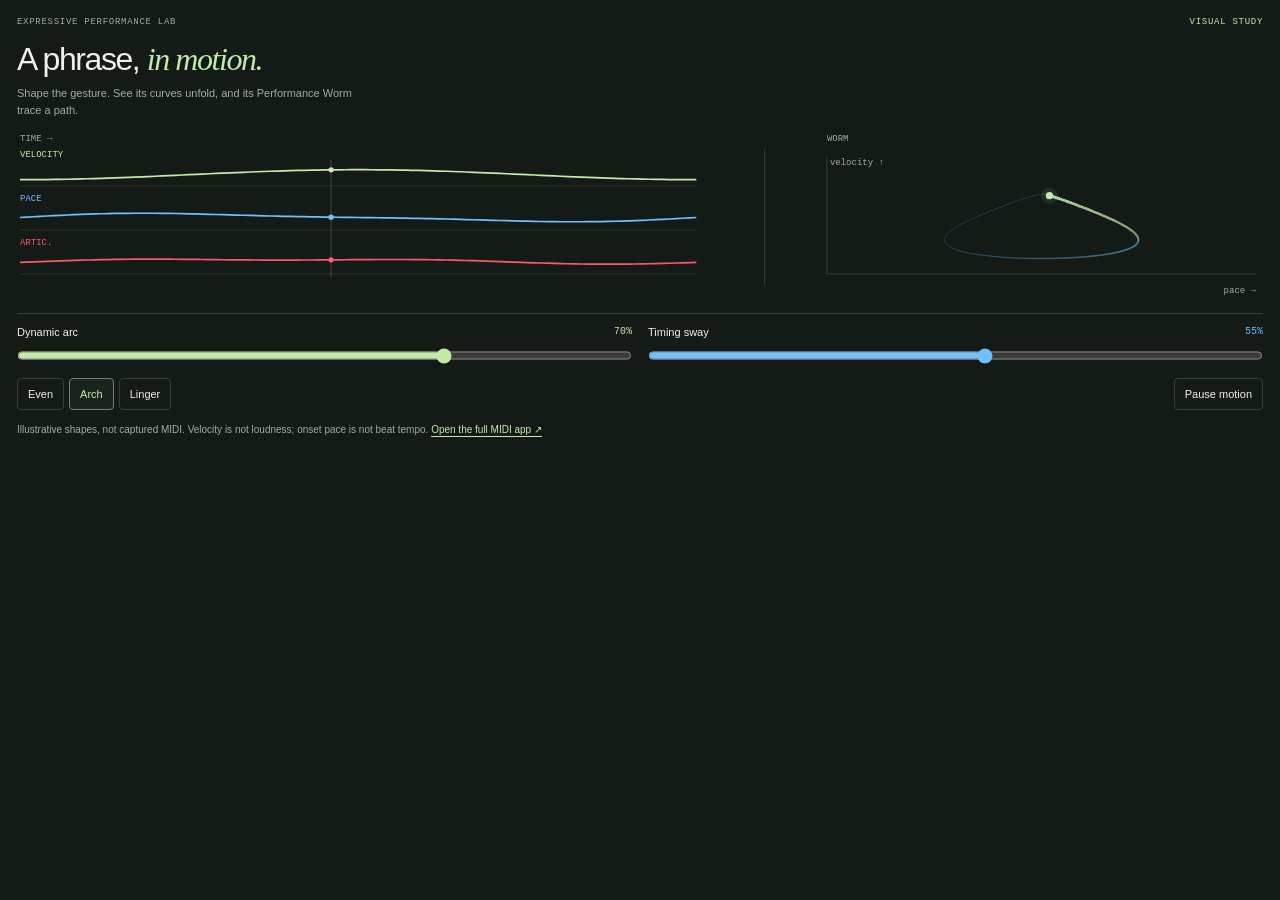
<file: portal/index.html>
<!doctype html>
<html lang="en">
<head>
<meta charset="utf-8">
<meta name="viewport" content="width=device-width,initial-scale=1">
<meta name="color-scheme" content="dark">
<title>Expressive Performance Lab — a phrase, in motion</title>
<style>
:root{color-scheme:dark;--bg:#141b16;--ink:#f1f0e9;--muted:#a4aba5;--line:#354039;--green:#c2ebaa;--blue:#70bfff;--red:#ff5768;font-family:Arial,Helvetica,sans-serif}
*{box-sizing:border-box}body{margin:0;padding:17px;background:var(--bg);color:var(--ink)}header{display:flex;justify-content:space-between;gap:10px;font:9px 'Courier New',monospace;letter-spacing:.08em;color:var(--muted)}header span:last-child{color:var(--green);white-space:nowrap}h1{font-size:clamp(23px,5.8vw,32px);font-weight:400;letter-spacing:-.045em;line-height:1.1;margin:15px 0 8px}h1 em{font-family:Georgia,serif;color:var(--green);font-weight:400}.intro{color:var(--muted);font-size:11px;line-height:1.5;margin:0;max-width:55ch}figure{margin:12px 0 9px}canvas{display:block;width:100%;height:174px}.controls{display:grid;grid-template-columns:1fr 1fr;gap:16px;padding-top:12px;border-top:1px solid var(--line)}label{display:block;min-width:0;font-size:11px}label>span{display:flex;justify-content:space-between;gap:8px}output{font:10px 'Courier New',monospace;color:var(--green)}label:last-child output{color:var(--blue)}input{display:block;width:100%;height:27px;margin:4px 0 0;accent-color:var(--green);cursor:pointer}#sway{accent-color:var(--blue)}footer{display:flex;flex-wrap:wrap;justify-content:space-between;align-items:center;gap:8px;margin-top:9px}button{font:11px Arial,sans-serif;color:var(--ink);border:1px solid var(--line);background:transparent;padding:8px 10px;border-radius:4px;cursor:pointer;min-height:32px}button:hover{border-color:var(--muted)}button[aria-pressed=true].preset{color:var(--green);border-color:#73846d;background:#c2ebaa0a}button:focus-visible,input:focus-visible,a:focus-visible{outline:2px solid var(--green);outline-offset:3px}.presets{display:flex;gap:5px}.note{margin:12px 0 0;font-size:10px;line-height:1.6;color:var(--muted)}.note a{color:var(--green);text-underline-offset:3px}.sr-only{position:absolute;width:1px;height:1px;padding:0;margin:-1px;overflow:hidden;clip-path:inset(50%);white-space:nowrap;border:0}@media(max-width:330px){body{padding:13px}header{font-size:8px}.controls{gap:12px}button{padding:8px}.intro{font-size:10px}}
</style>
</head>
<body>
<header><span>EXPRESSIVE PERFORMANCE LAB</span><span>VISUAL STUDY</span></header>
<h1>A phrase, <em>in motion.</em></h1>
<p class="intro">Shape the gesture. See its curves unfold, and its Performance Worm trace a path.</p>
<figure>
<canvas id="gesture" aria-hidden="true"></canvas>
<figcaption class="sr-only">Illustrative MIDI velocity, onset pace and articulation curves on the left. On the right, a Performance Worm plots onset pace horizontally against velocity vertically. These are synthetic shapes, not recorded measurements.</figcaption>
</figure>
<div class="controls">
<label for="arc"><span>Dynamic arc <output id="arc-value" for="arc">70%</output></span><input id="arc" type="range" min="0" max="100" step="1" value="70"></label>
<label for="sway"><span>Timing sway <output id="sway-value" for="sway">55%</output></span><input id="sway" type="range" min="0" max="100" step="1" value="55"></label>
</div>
<footer>
<div class="presets" role="group" aria-label="Illustrative phrase shapes">
<button class="preset" type="button" data-preset="even" aria-pressed="false">Even</button>
<button class="preset" type="button" data-preset="arch" aria-pressed="true">Arch</button>
<button class="preset" type="button" data-preset="linger" aria-pressed="false">Linger</button>
</div>
<button id="motion" type="button" aria-pressed="false">Enable motion</button>
</footer>
<p class="note">Illustrative shapes, not captured MIDI. Velocity is not loudness; onset pace is not beat tempo.<span id="standalone-link" hidden> <a href="../">Open the full MIDI app ↗</a></span></p>
<noscript><p class="note">This interactive sketch needs JavaScript. The full MIDI app is available at the project root.</p></noscript>
<script>
'use strict';
// Self-contained presentation only: no imports, storage, network, MIDI or audio.
const params=new URLSearchParams(location.search), token=params.get('prlToken');
const embedded=window.parent!==window;
const canvas=document.getElementById('gesture'), ctx=canvas.getContext('2d');
const arc=document.getElementById('arc'), sway=document.getElementById('sway');
const motionButton=document.getElementById('motion');
const reduced=matchMedia('(prefers-reduced-motion: reduce)');
const presets={even:[0,0],arch:[70,55],linger:[90,95]};
let width=300, position=.36, raf=0, last=0, inView=true;
let localMotion=!reduced.matches, parentActive=params.get('motion')!=='off', disposed=false;
const H=174, tau=Math.PI*2, colors=['#c2ebaa','#70bfff','#ff5768'];
const clamp=(n,a,b)=>Math.max(a,Math.min(b,n));
function sample(u){
  const a=Number(arc.value)/100, s=Number(sway.value)/100;
  // Normalized, periodic illustrative contours; NOT the app's analysis algorithm.
  return [.27+.53*a*(1-Math.cos(tau*u))/2,
    .5+s*(.25*Math.sin(tau*u)+.08*Math.sin(2*tau*u)),
    .52+.11*a*Math.sin(tau*u-.7)+.08*s*Math.sin(2*tau*u)];
}
function text(str,x,y,color='#a4aba5',align='left'){
  ctx.fillStyle=color;ctx.textAlign=align;ctx.font="9px 'Courier New',monospace";ctx.fillText(str,x,y);
}
function dot(x,y,r,color){ctx.fillStyle=color;ctx.beginPath();ctx.arc(x,y,r,0,tau);ctx.fill();}
function draw(){
  if(!ctx||disposed)return;
  ctx.clearRect(0,0,width,H);
  const x0=3, tw=Math.max(80,width*.55-9), wx=width*.65, ww=Math.max(45,width-wx-7);
  const top=27, wh=117;
  const point=u=>{const v=sample(u);return [wx+clamp((v[1]-.15)/.70,0,1)*ww,top+(1-clamp((v[0]-.18)/.68,0,1))*wh];};
  text('TIME →',x0,11);text('WORM',wx,11);
  ctx.strokeStyle='#354039';ctx.lineWidth=1;ctx.beginPath();
  ctx.moveTo(width*.60,19);ctx.lineTo(width*.60,155);
  ctx.moveTo(wx,top);ctx.lineTo(wx,top+wh);ctx.lineTo(wx+ww,top+wh);ctx.stroke();
  text('velocity ↑',wx+3,top+8);text('pace →',wx+ww,163,'#a4aba5','right');
  const labels=['VELOCITY','PACE','ARTIC.'];
  for(let j=0;j<3;j++){
    const row=27+j*44;
    text(labels[j],x0,row,colors[j]);
    ctx.strokeStyle='#354039';ctx.lineWidth=.7;ctx.beginPath();ctx.moveTo(x0,row+29);ctx.lineTo(x0+tw,row+29);ctx.stroke();
    ctx.strokeStyle=colors[j];ctx.lineWidth=1.7;ctx.beginPath();
    for(let i=0;i<=100;i++){const u=i/100,x=x0+tw*u,y=row+30-sample(u)[j]*27;i?ctx.lineTo(x,y):ctx.moveTo(x,y);}ctx.stroke();
    dot(x0+tw*position,row+30-sample(position)[j]*27,2.7,colors[j]);
  }
  ctx.strokeStyle='#f1f0e933';ctx.lineWidth=1;ctx.beginPath();ctx.moveTo(x0+tw*position,30);ctx.lineTo(x0+tw*position,147);ctx.stroke();
  // Ghost of the entire gesture, plus a fading trail ending at the moving head.
  ctx.strokeStyle='#70bfff33';ctx.lineWidth=1;ctx.beginPath();
  for(let i=0;i<=120;i++){const [x,y]=point(i/120);i?ctx.lineTo(x,y):ctx.moveTo(x,y);}ctx.stroke();
  let previous=point((position-.58+1)%1);
  for(let i=1;i<=80;i++){
    const u=(position-.58+.58*i/80+1)%1, current=point(u);
    ctx.globalAlpha=.07+.93*i/80;ctx.strokeStyle=i<42?colors[1]:colors[0];ctx.lineWidth=1+2*i/80;
    ctx.beginPath();ctx.moveTo(...previous);ctx.lineTo(...current);ctx.stroke();previous=current;
  }
  ctx.globalAlpha=1;const [x,y]=point(position);dot(x,y,8,'#c2ebaa18');dot(x,y,3.6,colors[0]);
}
function running(){return !disposed&&localMotion&&parentActive&&inView&&!document.hidden&&Boolean(ctx);}
function frame(now){
  raf=0;if(!running())return;
  if(!last){last=now;}
  if(now-last>=40){position=(position+Math.min(now-last,100)/10500)%1;last=now;draw();}
  raf=requestAnimationFrame(frame);
}
function sync(){
  cancelAnimationFrame(raf);raf=0;last=0;
  const active=running();
  document.body.dataset.running=String(active);
  motionButton.textContent=localMotion?'Pause motion':'Enable motion';
  motionButton.setAttribute('aria-pressed',String(localMotion));
  draw();if(active)raf=requestAnimationFrame(frame);
}
function send(type,extra={}){if(embedded&&token&&!disposed)parent.postMessage({type,token,...extra},'*');}
function resize(){
  width=Math.max(1,canvas.getBoundingClientRect().width);
  const dpr=Math.min(devicePixelRatio||1,1.5);
  canvas.width=Math.round(width*dpr);canvas.height=Math.round(H*dpr);
  if(ctx)ctx.setTransform(dpr,0,0,dpr,0,0);
  draw();send('prl:resize',{height:Math.ceil(document.body.getBoundingClientRect().height)});
}
function updateControls(preset=null){
  document.getElementById('arc-value').textContent=arc.value+'%';
  document.getElementById('sway-value').textContent=sway.value+'%';
  document.querySelectorAll('[data-preset]').forEach(b=>b.setAttribute('aria-pressed',String(b.dataset.preset===preset)));
  draw();
}
arc.addEventListener('input',()=>updateControls());sway.addEventListener('input',()=>updateControls());
document.querySelectorAll('[data-preset]').forEach(b=>b.addEventListener('click',()=>{
  [arc.value,sway.value]=presets[b.dataset.preset];updateControls(b.dataset.preset);
}));
motionButton.addEventListener('click',()=>{localMotion=!localMotion;sync();});
window.addEventListener('message',event=>{
  if(!embedded||!token||event.source!==parent||event.data?.token!==token||event.data.type!=='prl:visibility'||typeof event.data.active!=='boolean')return;
  parentActive=event.data.active;sync();
});
document.addEventListener('visibilitychange',sync);
reduced.addEventListener('change',event=>{if(event.matches){localMotion=false;sync();}});
const sizeObserver=new ResizeObserver(resize);sizeObserver.observe(document.body);
const visibilityObserver=new IntersectionObserver(entries=>{inView=entries[0].isIntersecting;sync();});visibilityObserver.observe(canvas);
window.addEventListener('pagehide',()=>{disposed=true;cancelAnimationFrame(raf);sizeObserver.disconnect();visibilityObserver.disconnect();});
window.addEventListener('pageshow',event=>{if(event.persisted){disposed=false;sizeObserver.observe(document.body);visibilityObserver.observe(canvas);resize();sync();send('prl:ready');}});
if(!embedded)document.getElementById('standalone-link').hidden=false;
resize();sync();send('prl:ready');
</script>
</body>
</html>
</file>
